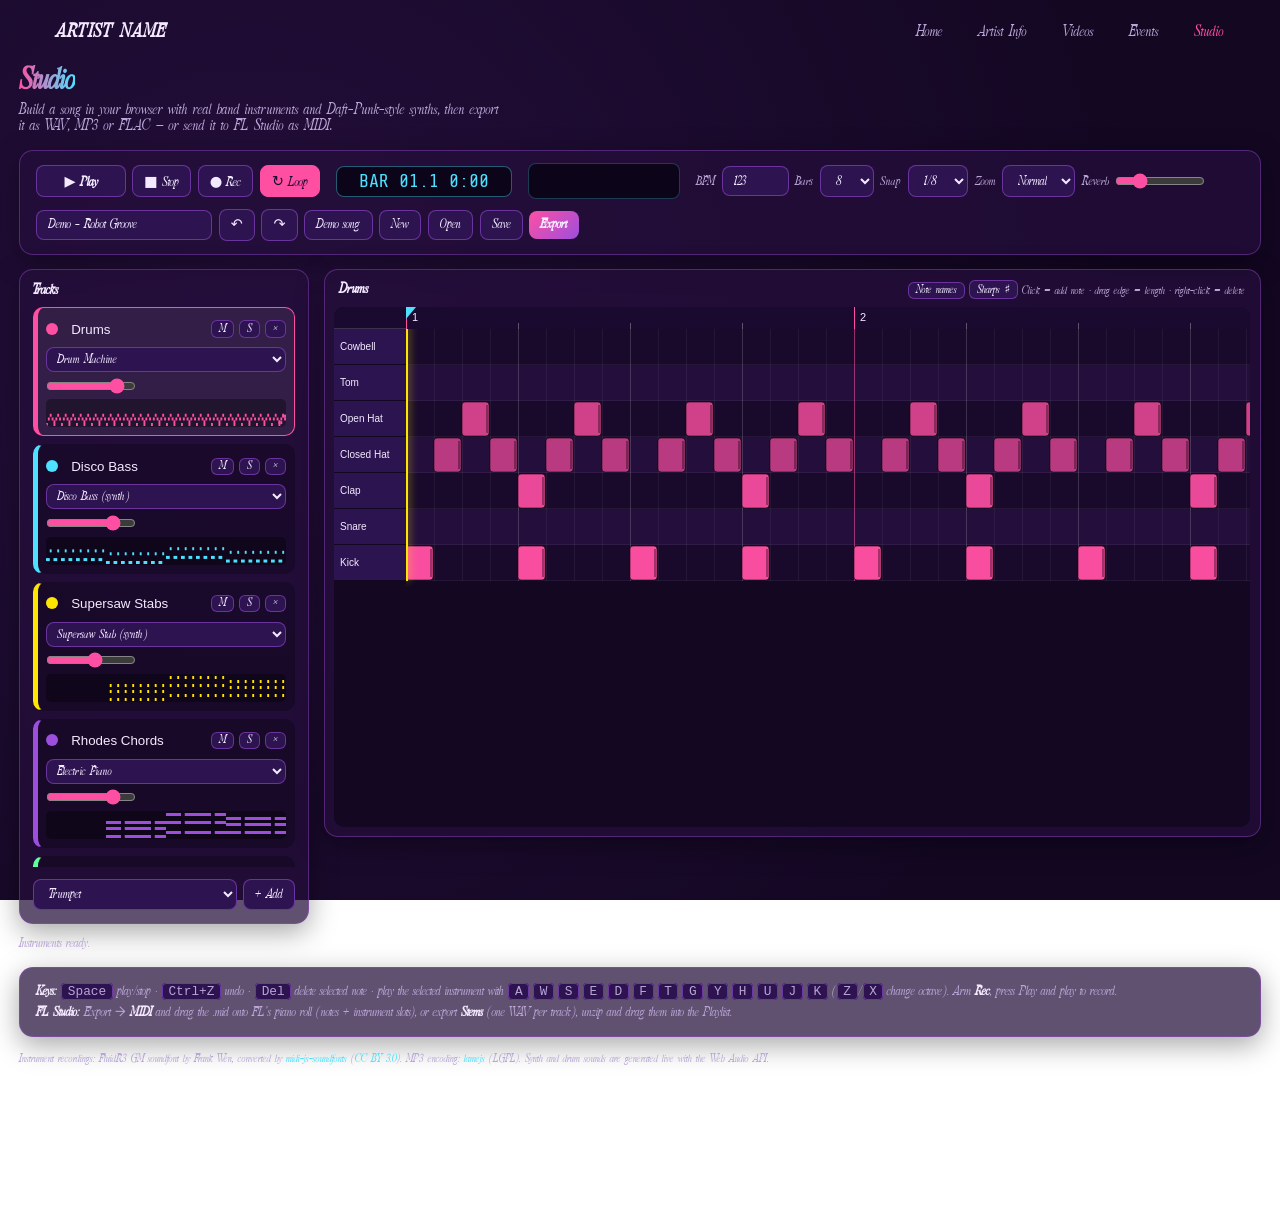
<file: Sandbox-FinalE/Folder_Nathan/HTML/studio.html>
<!DOCTYPE html>
<html lang="en">
<head>
  <meta charset="UTF-8">
  <meta name="viewport" content="width=device-width, initial-scale=1">
  <title>Studio | Artist Name</title>

  <!-- Fonts: Share Tech Mono is only used for the LCD time display.
       The site fonts (DM Sans / Unbounded) come from base.css -->
  <link href="https://fonts.googleapis.com/css2?family=Share+Tech+Mono&display=swap" rel="stylesheet">

  <!-- EXTERNAL CSS: shared site styles first, then the Studio's own file -->
  <link rel="stylesheet" href="../../CSS/base.css">
  <link rel="stylesheet" href="../External_CSS/studio.css">

  <!-- INTERNAL CSS: small rules that only this page needs -->
  <style>
    /* Gradient glow under the page title */
    .studio h1 span { background: linear-gradient(90deg, var(--pink), var(--cyan)); -webkit-background-clip: text; background-clip: text; color: transparent; }
    /* Layout of the export buttons inside the dialog */
    #exportDlg .row button { flex: 1 1 130px; padding: .7rem; }
  </style>
</head>

<body class="studio-page" data-page="studio">

  <!-- Navigation (same bar as the other pages; paths go up two folders) -->
  <header class="nav">
    <a class="logo" href="../../index.html">ARTIST NAME</a>
    <nav>
      <a href="../../index.html" data-p="home">Home</a>
      <a href="../../artist.html" data-p="artist">Artist Info</a>
      <a href="../../videos.html" data-p="videos">Videos</a>
      <a href="../../events.html" data-p="events">Events</a>
      <a href="studio.html" data-p="studio">Studio</a>
    </nav>
  </header>

  <main class="studio">
    <h1><span>Studio</span></h1>
    <!-- INLINE CSS: style="" written directly on the element -->
    <p class="sub" style="max-width: 70ch;">Build a song in your browser with real band instruments and Daft-Punk-style synths, then export it as WAV, MP3 or FLAC &mdash; or send it to FL Studio as MIDI.</p>

    <!-- ===== Transport bar ===== -->
    <section class="panel transport" aria-label="Transport">
      <div class="group">
        <button id="btnPlay" class="big">&#9654; Play</button>
        <button id="btnStop">&#9632; Stop</button>
        <button id="btnRec" class="rec" title="Record notes from the computer keyboard">&#9679; Rec</button>
        <button id="btnLoop" class="on">&#8635; Loop</button>
      </div>
      <div class="lcd" id="time" aria-live="off">BAR 01.1  0:00</div>
      <canvas id="viz" width="150" height="34" aria-hidden="true"></canvas>
      <div class="group">
        <label for="bpm">BPM</label><input id="bpm" type="number" min="40" max="220" value="120">
        <label for="bars">Bars</label>
        <select id="bars">
          <option>1</option><option>2</option><option>4</option><option>8</option><option>12</option><option>16</option><option>24</option><option>32</option>
        </select>
        <label for="snap">Snap</label>
        <select id="snap"><option value="1">1/16</option><option value="2" selected>1/8</option><option value="4">1/4</option></select>
        <label for="zoom">Zoom</label>
        <select id="zoom"><option value="16">Small</option><option value="28" selected>Normal</option><option value="44">Large</option></select>
        <label for="reverb">Reverb</label><input id="reverb" type="range" min="0" max="0.8" step="0.01" value="0.15">
      </div>
      <div class="group">
        <input id="songName" type="text" value="My Song" aria-label="Song name">
        <button id="btnUndo" title="Undo (Ctrl+Z)">&#8630;</button>
        <button id="btnRedo" title="Redo (Ctrl+Y)">&#8631;</button>
        <button id="btnDemo">Demo song</button>
        <button id="btnNew">New</button>
        <button id="btnOpen">Open</button>
        <button id="btnSave">Save</button>
        <button id="btnExport" class="accent">Export</button>
        <input id="fileOpen" type="file" accept=".json" hidden>
      </div>
    </section>

    <!-- ===== Track list + piano roll ===== -->
    <div class="workspace">
      <aside class="panel tracks" aria-label="Tracks">
        <h2>Tracks</h2>
        <ul id="trackList"></ul>
        <div class="add-row">
          <select id="addInst" aria-label="Instrument for the new track"></select>
          <button id="btnAdd">+ Add</button>
        </div>
      </aside>

      <section class="panel roll-panel" aria-label="Piano roll">
        <div class="roll-head"><h2 id="rollTitle">Piano roll</h2><span><button id="btnNames" class="mini" title="Show the note name inside each note">Note names</button> <button id="btnAccidental" class="mini" title="Show note names with sharps or flats">Sharps &#9839;</button> Click = add note &middot; drag edge = length &middot; right-click = delete</span></div>
        <div class="roll-scroller" id="rollScroller">
          <div class="roll-inner">
            <div class="roll-keys"><div class="roll-corner"></div><canvas id="rollKeys"></canvas></div>
            <div class="roll-main">
              <canvas id="rollRuler" title="Click to set where playback starts"></canvas>
              <canvas id="rollGrid"></canvas>
              <div class="roll-playhead" id="rollPlayhead"></div>
            </div>
          </div>
        </div>
      </section>
    </div>

    <p class="statusbar" id="status" role="status">Loading...</p>

    <section class="panel help">
      <b>Keys:</b> <kbd>Space</kbd> play/stop &middot; <kbd>Ctrl+Z</kbd> undo &middot; <kbd>Del</kbd> delete selected note &middot;
      play the selected instrument with <kbd>A</kbd> <kbd>W</kbd> <kbd>S</kbd> <kbd>E</kbd> <kbd>D</kbd> <kbd>F</kbd> <kbd>T</kbd> <kbd>G</kbd> <kbd>Y</kbd> <kbd>H</kbd> <kbd>U</kbd> <kbd>J</kbd> <kbd>K</kbd> (<kbd>Z</kbd>/<kbd>X</kbd> change octave). Arm <b>Rec</b>, press Play and play to record.<br>
      <b>FL Studio:</b> Export &rarr; <b>MIDI</b> and drag the .mid onto FL's piano roll (notes + instrument slots), or export <b>Stems</b> (one WAV per track), unzip and drag them into the Playlist.
    </section>

    <p class="credits">
      Instrument recordings: FluidR3 GM soundfont by Frank Wen, converted by
      <a href="https://github.com/gleitz/midi-js-soundfonts" target="_blank" rel="noopener">midi-js-soundfonts</a>
      (<a href="https://creativecommons.org/licenses/by/3.0/" target="_blank" rel="noopener">CC BY 3.0</a>).
      MP3 encoding: <a href="https://github.com/zhuker/lamejs" target="_blank" rel="noopener">lamejs</a> (LGPL).
      Synth and drum sounds are generated live with the Web Audio API.
    </p>
  </main>

  <!-- ===== Export dialog ===== -->
  <dialog id="exportDlg">
    <h2>Export song</h2>
    <h3>AUDIO FILES</h3>
    <div class="row">
      <button data-fmt="wav">WAV<br><small>lossless</small></button>
      <button data-fmt="mp3">MP3<br><small>192 kbps</small></button>
      <button data-fmt="flac">FLAC<br><small>lossless, smaller</small></button>
    </div>
    <h3>FOR FL STUDIO &amp; OTHER DAWS</h3>
    <div class="row">
      <button data-fmt="mid">MIDI<br><small>notes + instruments</small></button>
      <button data-fmt="stems">Stems (.zip)<br><small>one WAV per track</small></button>
      <button data-fmt="json">Project<br><small>.json backup</small></button>
    </div>
    <p class="note" id="exportStatus"></p>
    <progress id="exportProgress" max="1" value="0"></progress>
    <p style="text-align:right; margin-top:1rem;"><button id="btnCloseExport">Close</button></p>
  </dialog>

  <!-- EXTERNAL JavaScript: order matters (each file uses the one before it) -->
  <script src="../../js/main.js"></script>                       <!-- site nav highlighting -->
  <script src="../External_JS/lame.all.js"></script>              <!-- MP3 encoder library -->
  <script src="../External_JS/instruments.js"></script>
  <script src="../External_JS/engine.js"></script>
  <script src="../External_JS/exporters.js"></script>
  <script src="../External_JS/piano-roll.js"></script>
  <script src="../External_JS/studio.js"></script>

  <!-- INTERNAL JavaScript: starts the Studio once the page has loaded -->
  <script>
    document.addEventListener('DOMContentLoaded', function () {
      Studio.init();
    });
  </script>
</body>
</html>
</file>
<file: Sandbox-FinalE/CSS/base.css>
/* SHARED FILE (Sophia + Nathan): colors, fonts, nav bar.
   Tell each other before changing this one. */
@import url("https://fonts.googleapis.com/css2?family=DM+Sans:ital,opsz,wght@0,9..40,100..1000;1,9..40,100..1000&family=Unbounded:wght@600;700&display=swap");
/* ---------- Custom font (Fonts/ folder) used on every page ---------- */
/* "Relationship of mélodrame" by @sizimon. The Google fonts above stay as backups
   in case this file can't load. */
@font-face {
  font-family: "Relationship of Melodrame";
  src: url("../Fonts/RelationshipOfMelodrame.ttf") format("truetype");
  font-display: swap;
}

/* ---------- Colors & fonts: change these first ---------- */
:root {
  --bg: #130722;
  --bg2: #240e3b;
  --text: #f4eaff;
  --muted: #b9a5d6;
  --pink: #ff4fa3;
  --cyan: #4de1ff;
  --yellow: #ffe600;
  --purple: #9d4edd;
  --heading: "Relationship of Melodrame", "Unbounded", "Arial Black", sans-serif;
  --body: "Relationship of Melodrame", "DM Sans", system-ui, sans-serif;
}

/* ---------- Custom cursors (images/ folder, 32px) ---------- */
/* Arrow everywhere; music note on anything you can click (instead of the hand).
   The two numbers are the "hot spot", the exact pixel that clicks:
   the arrow's tip (7 6) and the top-left of the note's beam (11 11).
   "auto" / "pointer" at the end are backups if an image can't load.
   The Studio page (body.studio-page) keeps Nathan's own cursor from studio.css. */
body:not(.studio-page) {
  cursor: url("../images/cursor-arrow.png") 7 6, auto;
}
body:not(.studio-page) :is(a, button, select, summary, label, [role="button"],
                            input[type="range"], .cd, .tabs li) {
  cursor: url("../images/cursor-note.png") 11 11, pointer;
}
* {
  box-sizing: border-box;
  margin: 0;
  padding: 0;
}

body {
  background: radial-gradient(circle at 20% 35%, var(--bg2), var(--bg) 75%) fixed;
  color: var(--text);
  font-family: var(--body);
  min-height: 100vh;
  overflow-x: hidden;
  position: relative;
  padding-bottom: 120px;
  a { color: var(--cyan); text-decoration: none; }
  h1, h2, .logo { font-family: var(--heading); }
}

/* ---------- Nav ---------- */
/* Nav */
.nav {
  display: flex;
  justify-content: space-between;
  align-items: center;
  padding: 1.4rem 3.5rem;
  position: relative;
  z-index: 10;
}

.logo {
  color: var(--text);
  text-decoration: none;
  font-size: 1.25rem;
  letter-spacing: 0.05em;
  font-weight: 700;
}

.nav nav {
  display: flex;
  gap: 2.2rem;
}

.nav nav a {
  color: var(--muted);
  text-decoration: none;
  font-weight: 500;
  transition: color 0.2s;
}

.nav nav a:hover,
.nav nav a.active {
  color: var(--pink);
}

/* phone */
@media (max-width: 900px) {
  body { padding-bottom: 100px; }
  .nav { flex-direction: column; gap: .8rem; padding: 1.2rem; }
  .nav nav a { margin: 0 .6rem; }
}
</file>
<file: Sandbox-FinalE/Folder_Nathan/External_CSS/studio.css>
/* ==========================================================================
   studio.css  (Nathan's Studio) - EXTERNAL stylesheet
   Uses the colour variables from the shared ../../CSS/base.css
   (--pink, --cyan, --yellow, --purple, --bg2 ...), so the Studio matches
   the rest of the Artist Hub site.
   ========================================================================== */

/* Custom mouse cursor: a small pink arrow (SVG file in ../Images).
   The two numbers are the "hot spot" - the exact pixel that clicks. It sits on
   the arrow's tip, so aiming is precise. Buttons use the normal pointer hand
   and the piano roll uses a crosshair, which are easier to aim with. */
body.studio-page {
  cursor: url("../Images/cursor-note.svg") 1 1, auto;
}
body.studio-page button,
body.studio-page select,
body.studio-page a,
body.studio-page .track,
body.studio-page input[type="range"] {
  cursor: pointer;
}

/* Page frame */
.studio {
  max-width: 1500px;
  margin: 0 auto;
  padding: 0 1.2rem 2rem;
}
.studio h1 {
  font-size: clamp(1.4rem, 3vw, 2rem);
  margin-bottom: .3rem;
}
.studio .sub {
  color: var(--muted);
  margin-bottom: 1rem;
}

/* Glass panels used for the transport bar, track list and piano roll */
.panel {
  background: rgba(36, 14, 59, .72);
  border: 1px solid rgba(157, 78, 221, .4);
  border-radius: 14px;
  box-shadow: 0 8px 28px rgba(0, 0, 0, .35);
}

/* ---------- Transport bar ---------- */
.transport {
  display: flex;
  flex-wrap: wrap;
  align-items: center;
  gap: .6rem 1rem;
  padding: .8rem 1rem;
  margin-bottom: .9rem;
}
.transport .group { display: flex; align-items: center; gap: .4rem; }
.transport label { color: var(--muted); font-size: .8rem; }

button, select, input[type="number"], input[type="text"] {
  font-family: var(--body);
  font-size: .9rem;
  color: var(--text);
  background: #2d1450;
  border: 1px solid rgba(157, 78, 221, .55);
  border-radius: 8px;
  padding: .4rem .7rem;
}
button:hover:not(:disabled), select:hover { border-color: var(--cyan); }
button:disabled { opacity: .5; }
button.big { font-weight: 700; min-width: 5.6rem; }
button.on { background: var(--pink); border-color: var(--pink); color: #1a0830; }
button.rec.on { background: #ff3b3b; border-color: #ff3b3b; color: #fff; }
button.accent { background: linear-gradient(135deg, var(--pink), var(--purple)); border: 0; font-weight: 700; }
input[type="number"] { width: 4.2rem; }
input[type="text"] { width: 11rem; }
input[type="range"] { accent-color: var(--pink); width: 90px; }

/* LCD-style readouts */
.lcd {
  font-family: "Share Tech Mono", monospace;
  font-size: 1.15rem;
  color: var(--cyan);
  background: #0c0418;
  border: 1px solid rgba(77, 225, 255, .4);
  border-radius: 8px;
  padding: .3rem .7rem;
  min-width: 11rem;
  text-align: center;
}
#viz { background: #0c0418; border-radius: 8px; border: 1px solid rgba(77, 225, 255, .25); }

/* ---------- Workspace: track list on the left, piano roll on the right ---------- */
.workspace {
  display: grid;
  grid-template-columns: 290px 1fr;
  gap: .9rem;
  align-items: start;
}

.tracks { padding: .8rem; }
.tracks h2 { font-size: .95rem; margin-bottom: .6rem; }
#trackList { list-style: none; display: flex; flex-direction: column; gap: .5rem; max-height: 560px; overflow-y: auto; }

.track {
  --tc: var(--pink);                 /* set per track from JavaScript */
  background: rgba(0, 0, 0, .25);
  border: 1px solid transparent;
  border-left: 5px solid var(--tc);
  border-radius: 10px;
  padding: .5rem;
  display: flex;
  flex-direction: column;
  gap: .35rem;
}
.track.selected { border-color: var(--tc); background: rgba(255, 255, 255, .07); }
.track-top { display: flex; align-items: center; gap: .3rem; }
.swatch { width: 12px; height: 12px; border-radius: 50%; background: var(--tc); flex: none; }
.track-name { color: var(--text); flex: 1; min-width: 0; padding: .2rem .4rem; background: transparent; border-color: transparent; }
.track-name:focus { border-color: var(--cyan); background: #2d1450; }
.track-inst { width: 100%; padding: .25rem .4rem; font-size: .82rem; }
.track-vol { width: 100%; }
.thumb { width: 100%; height: 28px; background: rgba(0, 0, 0, .35); border-radius: 5px; }
button.mini { padding: .1rem .45rem; font-size: .75rem; border-radius: 6px; }
button.mini.on { background: var(--yellow); border-color: var(--yellow); color: #231a00; }
/* Track state: muted tracks are greyed out with a red badge, soloed ones glow */
button.mini.mute.on { background: #ff3b3b; border-color: #ff3b3b; color: #fff; }
.track.muted, .track.silenced { opacity: .45; filter: grayscale(.75); }
.track.muted .track-name { text-decoration: line-through; }
.track.soloed { box-shadow: 0 0 0 1px var(--cyan), 0 0 14px rgba(77, 225, 255, .35); }
.badge { font-size: .62rem; font-weight: 700; letter-spacing: .05em; padding: .1rem .4rem; border-radius: 5px; white-space: nowrap; }
.badge.muted { background: #ff3b3b; color: #fff; }
.badge.solo { background: var(--cyan); color: #06222b; }
.badge.silenced { background: #55456e; color: #fff; }
button.mini.solo.on { background: var(--cyan); border-color: var(--cyan); }
.add-row { display: flex; gap: .4rem; margin-top: .7rem; }
.add-row select { flex: 1; min-width: 0; }

/* ---------- Piano roll ---------- */
.roll-panel { padding: .6rem; min-width: 0; }
.roll-head { display: flex; justify-content: space-between; align-items: center; padding: 0 .3rem .5rem; }
.roll-head h2 { font-size: .95rem; }
.roll-head span { color: var(--muted); font-size: .78rem; }

.roll-scroller {
  height: 520px;
  overflow: auto;
  background: #130722;
  border-radius: 10px;
  position: relative;
}
.roll-inner { display: flex; width: max-content; position: relative; }

/* Keyboard column sticks to the left while scrolling sideways */
.roll-keys { position: sticky; left: 0; z-index: 4; flex: none; width: 72px; background: #130722; }
.roll-corner { position: sticky; top: 0; z-index: 5; height: 22px; background: #1b0a30; border-bottom: 1px solid rgba(255, 255, 255, .15); }

.roll-main { position: relative; flex: none; }
#rollRuler { position: sticky; top: 0; z-index: 3; display: block; }
#rollGrid { display: block; cursor: crosshair; }
#rollGrid.on-note { cursor: grab; }
#rollGrid.on-edge { cursor: ew-resize; }

.roll-playhead {
  position: absolute;
  top: 0; left: 0;
  width: 2px;
  background: var(--yellow);
  box-shadow: 0 0 8px var(--yellow);
  pointer-events: none;              /* clicks pass through to the grid */
  z-index: 2;
}

/* ---------- Status line, help and footer ---------- */
.statusbar { margin-top: .8rem; color: var(--muted); font-size: .85rem; min-height: 1.3rem; }
.help { margin-top: .6rem; padding: .8rem 1rem; font-size: .85rem; color: var(--muted); line-height: 1.55; }
.help b { color: var(--text); }
.credits { margin-top: 1rem; font-size: .75rem; color: var(--muted); }
kbd {
  background: #2d1450;
  border: 1px solid rgba(157, 78, 221, .6);
  border-radius: 4px;
  padding: 0 .35rem;
  font-size: .8rem;
}

/* ---------- Export dialog ---------- */
dialog {
  background: #1e0b34;
  color: var(--text);
  border: 1px solid var(--purple);
  border-radius: 16px;
  padding: 1.4rem;
  width: min(520px, 92vw);
}
dialog::backdrop { background: rgba(8, 2, 16, .75); }
dialog h2 { margin-bottom: .6rem; }
dialog h3 { margin: .9rem 0 .4rem; font-size: .85rem; color: var(--cyan); }
dialog .row { display: flex; gap: .5rem; flex-wrap: wrap; }
dialog p.note { color: var(--muted); font-size: .8rem; margin-top: .4rem; }
progress { width: 100%; margin-top: 1rem; accent-color: var(--pink); }

/* ---------- Small screens ---------- */
@media (max-width: 900px) {
  .workspace { grid-template-columns: 1fr; }
  #trackList { max-height: 320px; }
}
</file>
